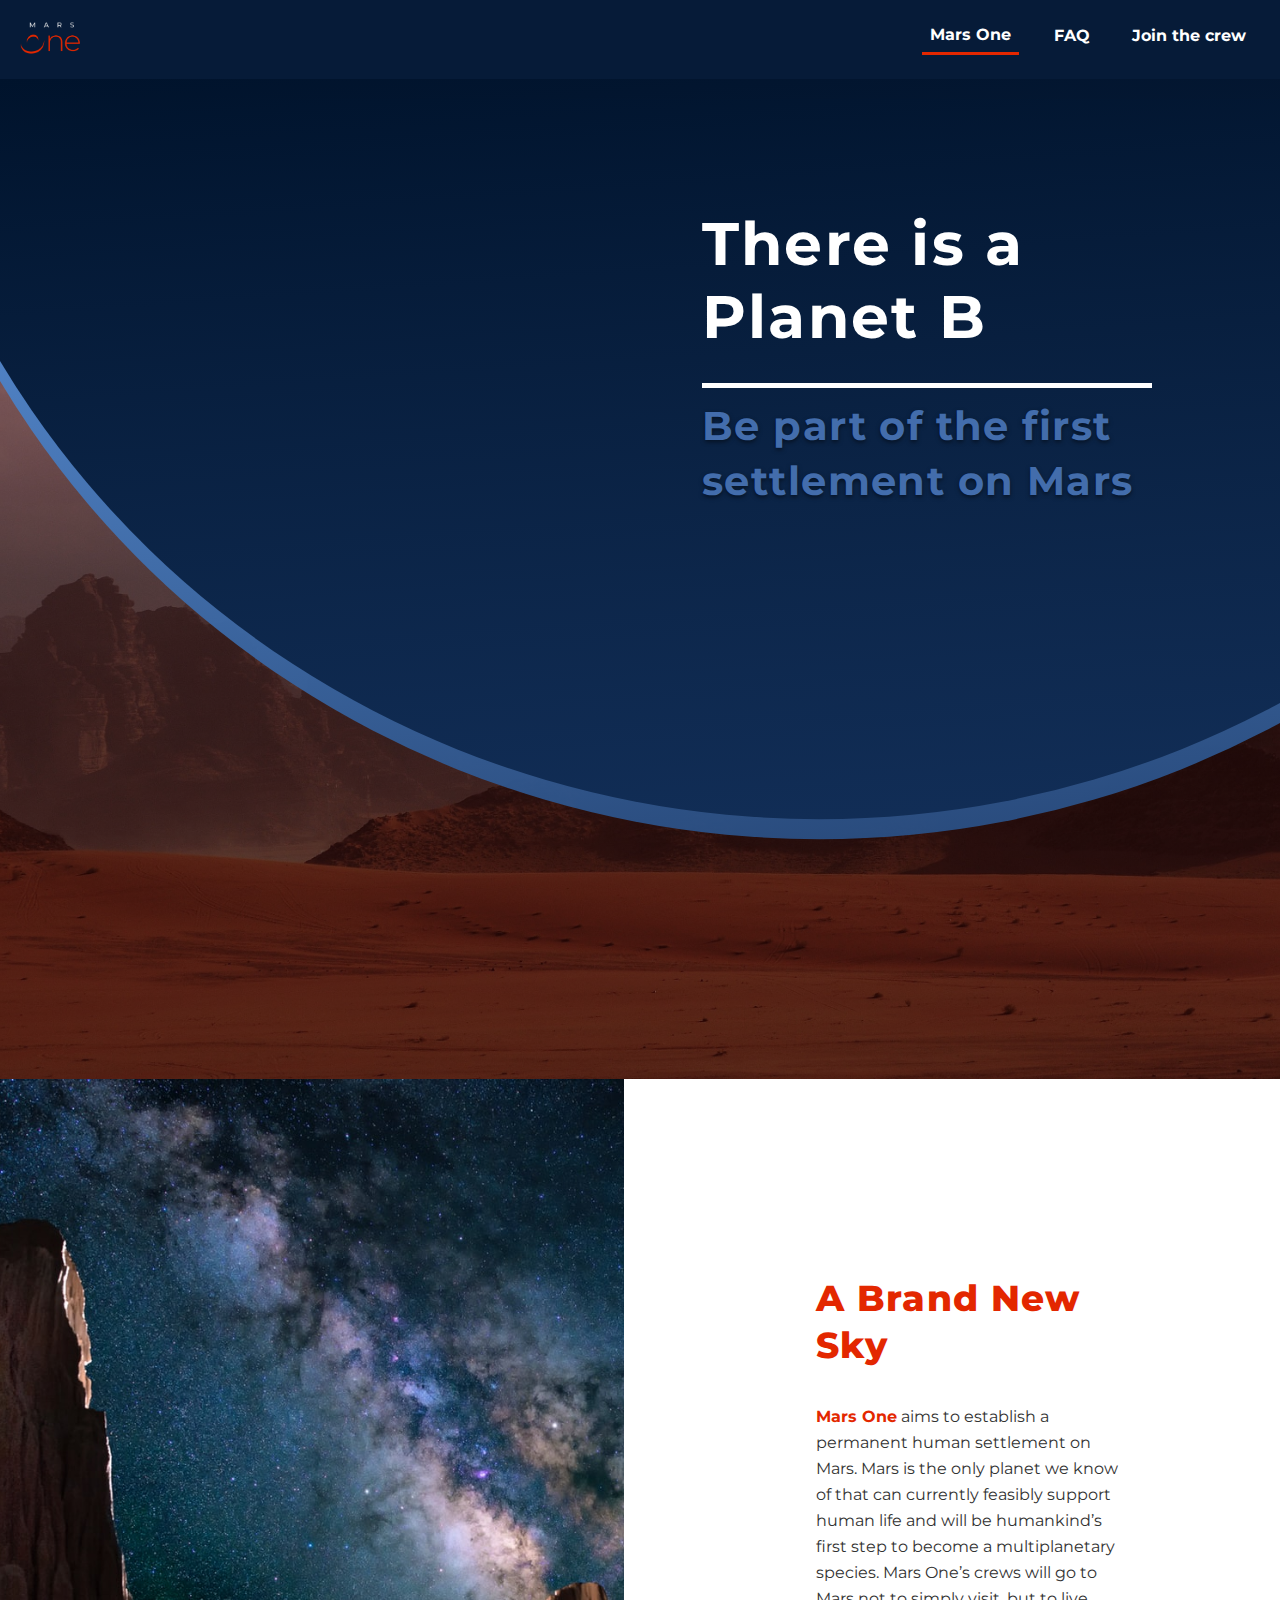
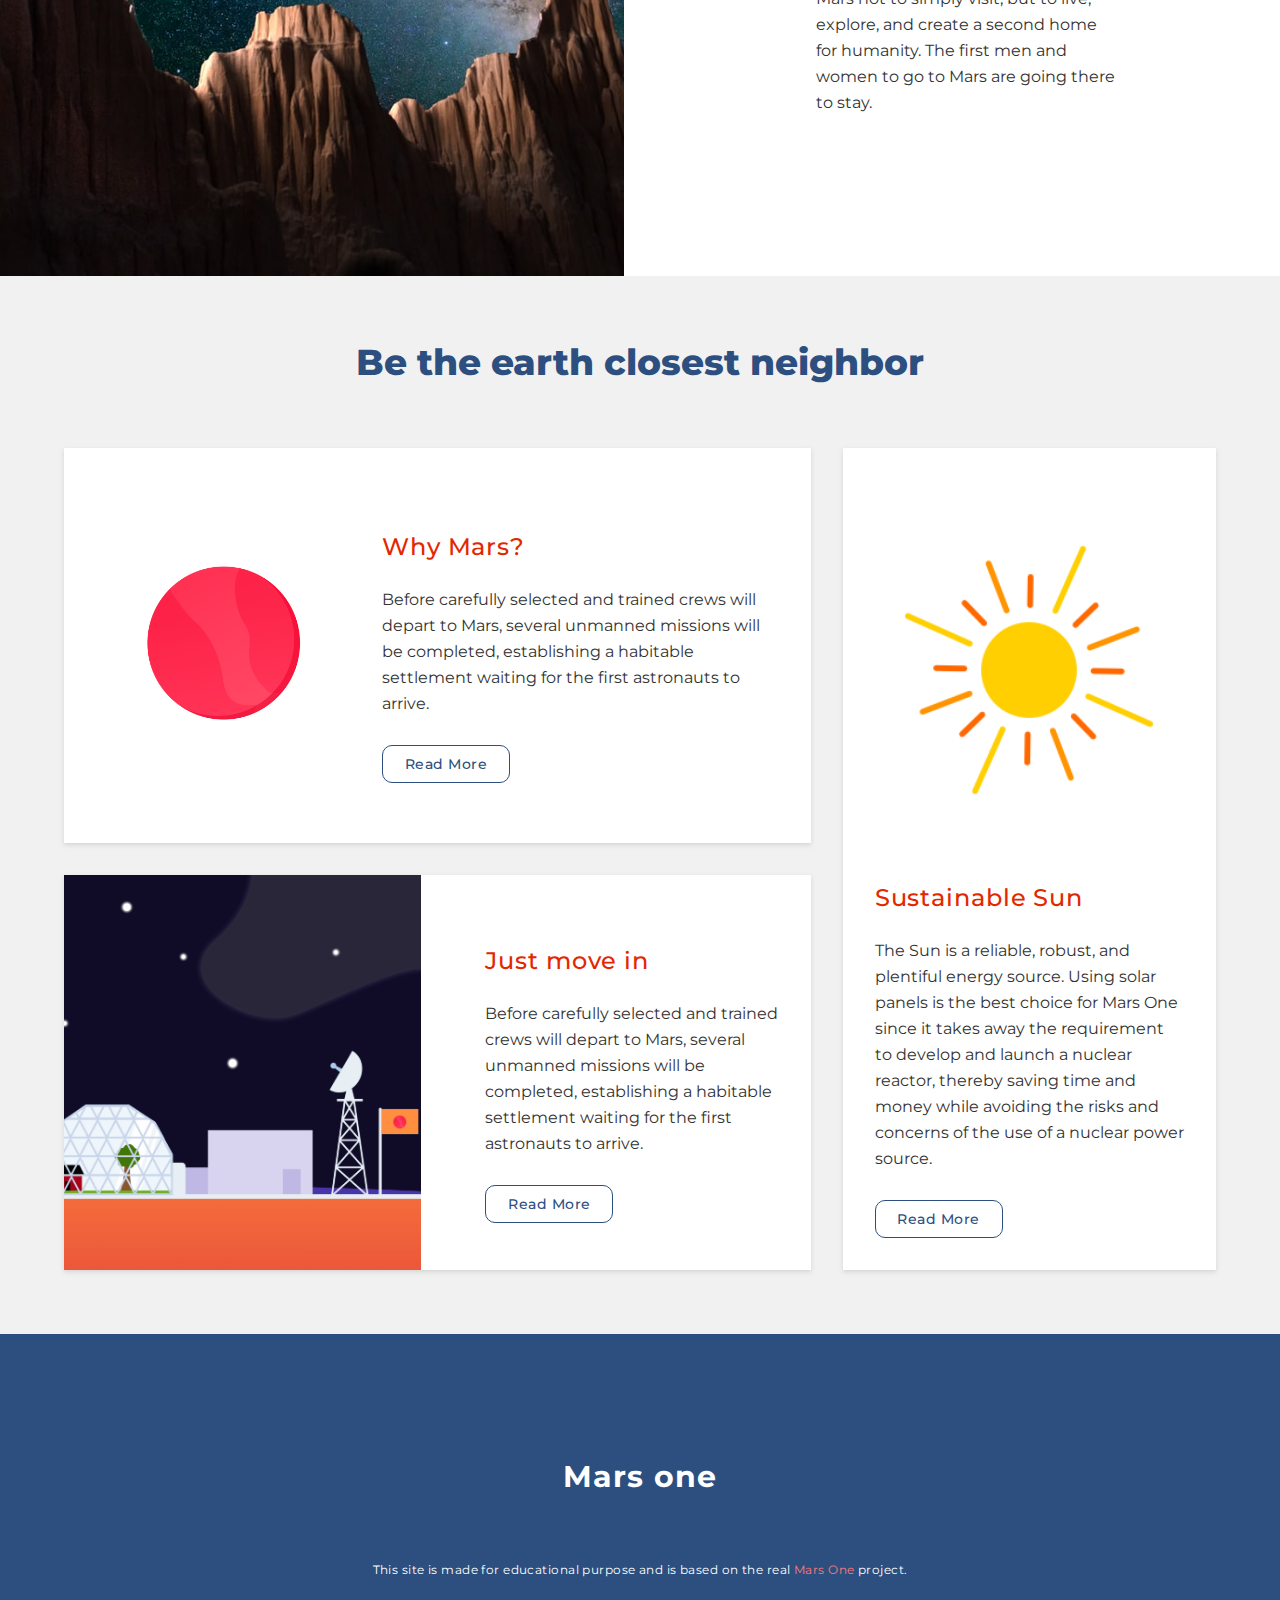
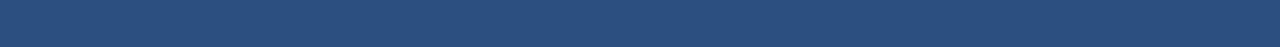
<file: index.html>
<!DOCTYPE html>
<html lang="en">
  <head>
    <meta charset="UTF-8" />
    <meta name="viewport" content="width=device-width, initial-scale=1.0" />
    <meta http-equiv="X-UA-Compatible" content="ie=edge" />
    <link rel="stylesheet" type="text/css" href="./styles/style.css" />
    <link
      href="https://fonts.googleapis.com/css?family=Montserrat:400,500,700,800|Poppins:400,700&display=swap"
      rel="stylesheet"
    />
    <title>Document</title>
  </head>

  <body>
    <nav>
      <div class="logo">
        <img src="./logo.png" alt="logo" />
      </div>
      <ul>
        <li class="active"><a href="./index.html">Mars One</a></li>
        <li><a href="./FAQ.html">FAQ</a></li>
        <li><a href="./contact.html">Join the crew</a></li>
      </ul>
    </nav>
    <header class="header home">
      <div class="header__wrapper home">
        <h1 class="header__header">There is a Planet B</h1>
        <p class="header__text">Be part of the first settlement on Mars</p>
      </div>
    </header>
    <main>
      <section>
        <div class="bigWrapper sky">
          <div class="bigTextBox">
            <h3>A Brand New Sky</h3>
            <p>
              <span class="dot">Mars One</span> aims to establish a permanent
              human settlement on Mars. Mars is the only planet we know of that
              can currently feasibly support human life and will be humankind’s
              first step to become a multiplanetary species. Mars One’s crews
              will go to Mars not to simply visit, but to live, explore, and
              create a second home for humanity. The first men and women to go
              to Mars are going there to stay.
            </p>
          </div>
          <div class="bigBoxPic">
            <img src="photo-1511798616182-aab3698ac53e.jpeg" alt="night sky" />
          </div>
        </div>
      </section>

      <section class="article__background">
        <h2>Be the earth closest neighbor</h2>

        <div class="article__wrapper">
          <article class="box__1">
            <div class="box__1__pic">
              <img src="./planet-red.png" alt="red planet" />
            </div>
            <div class="box__1__text">
              <h3>Why Mars?</h3>
              <p>
                Before carefully selected and trained crews will depart to Mars,
                several unmanned missions will be completed, establishing a
                habitable settlement waiting for the first astronauts to arrive.
              </p>
              <button>Read More</button>
            </div>
          </article>

          <article class="box__2">
            <div class="box__2__pic">
              <img src="./solar.png" alt="sun" />
            </div>
            <div class="box__2__text">
              <h3>Sustainable Sun</h3>
              <p>
                The Sun is a reliable, robust, and plentiful energy source.
                Using solar panels is the best choice for Mars One since it
                takes away the requirement to develop and launch a nuclear
                reactor, thereby saving time and money while avoiding the risks
                and concerns of the use of a nuclear power source.
              </p>
              <button>Read More</button>
            </div>
          </article>

          <article class="box__3">
            <div class="box__3__pic">
              <img src="./base.jpg" alt="figure" />
            </div>
            <div class="box__3__text">
              <h3>Just move in</h3>
              <p>
                Before carefully selected and trained crews will depart to Mars,
                several unmanned missions will be completed, establishing a
                habitable settlement waiting for the first astronauts to arrive.
              </p>
              <button>Read More</button>
            </div>
          </article>
        </div>
      </section>
    </main>
    <footer>
      <h3>Mars one</h3>
      <p>
        This site is made for educational purpose and is based on the real
        <span class="mars">Mars One</span> project.
      </p>
    </footer>
  </body>
</html>
</file>
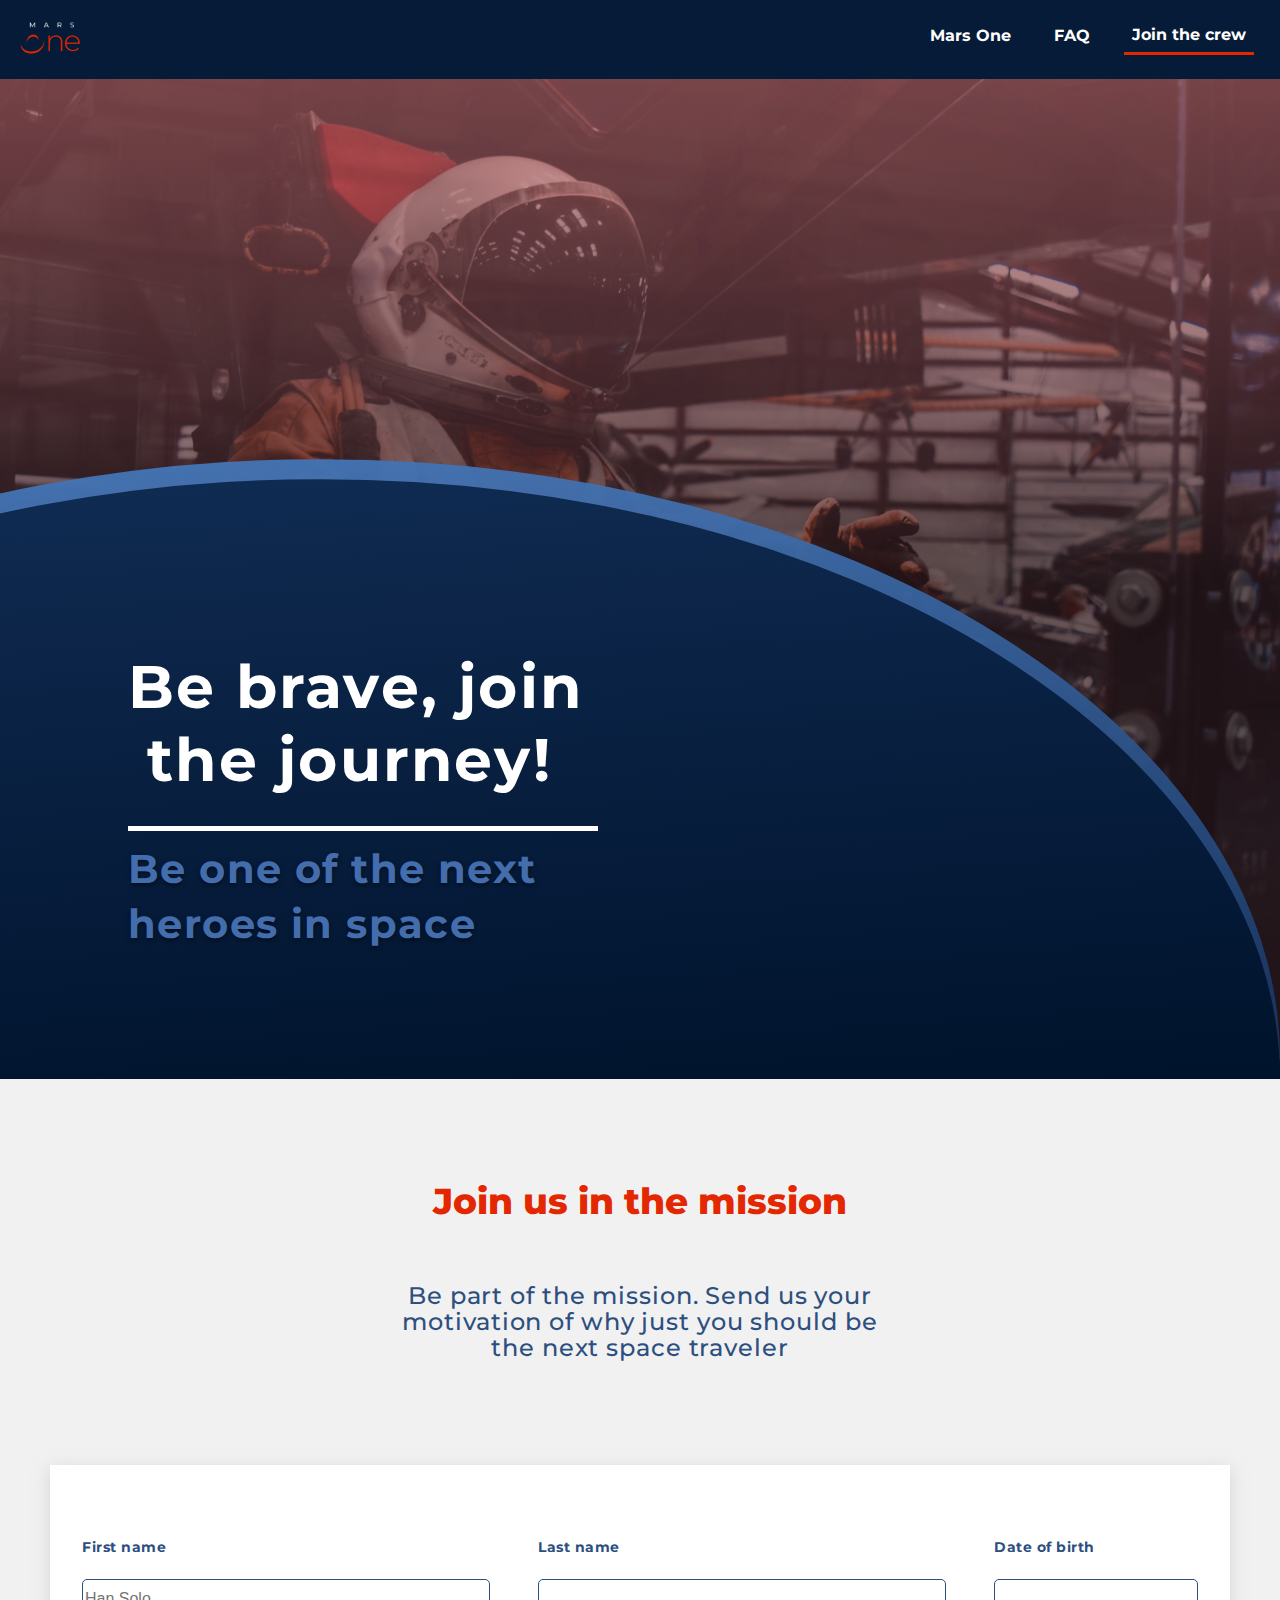
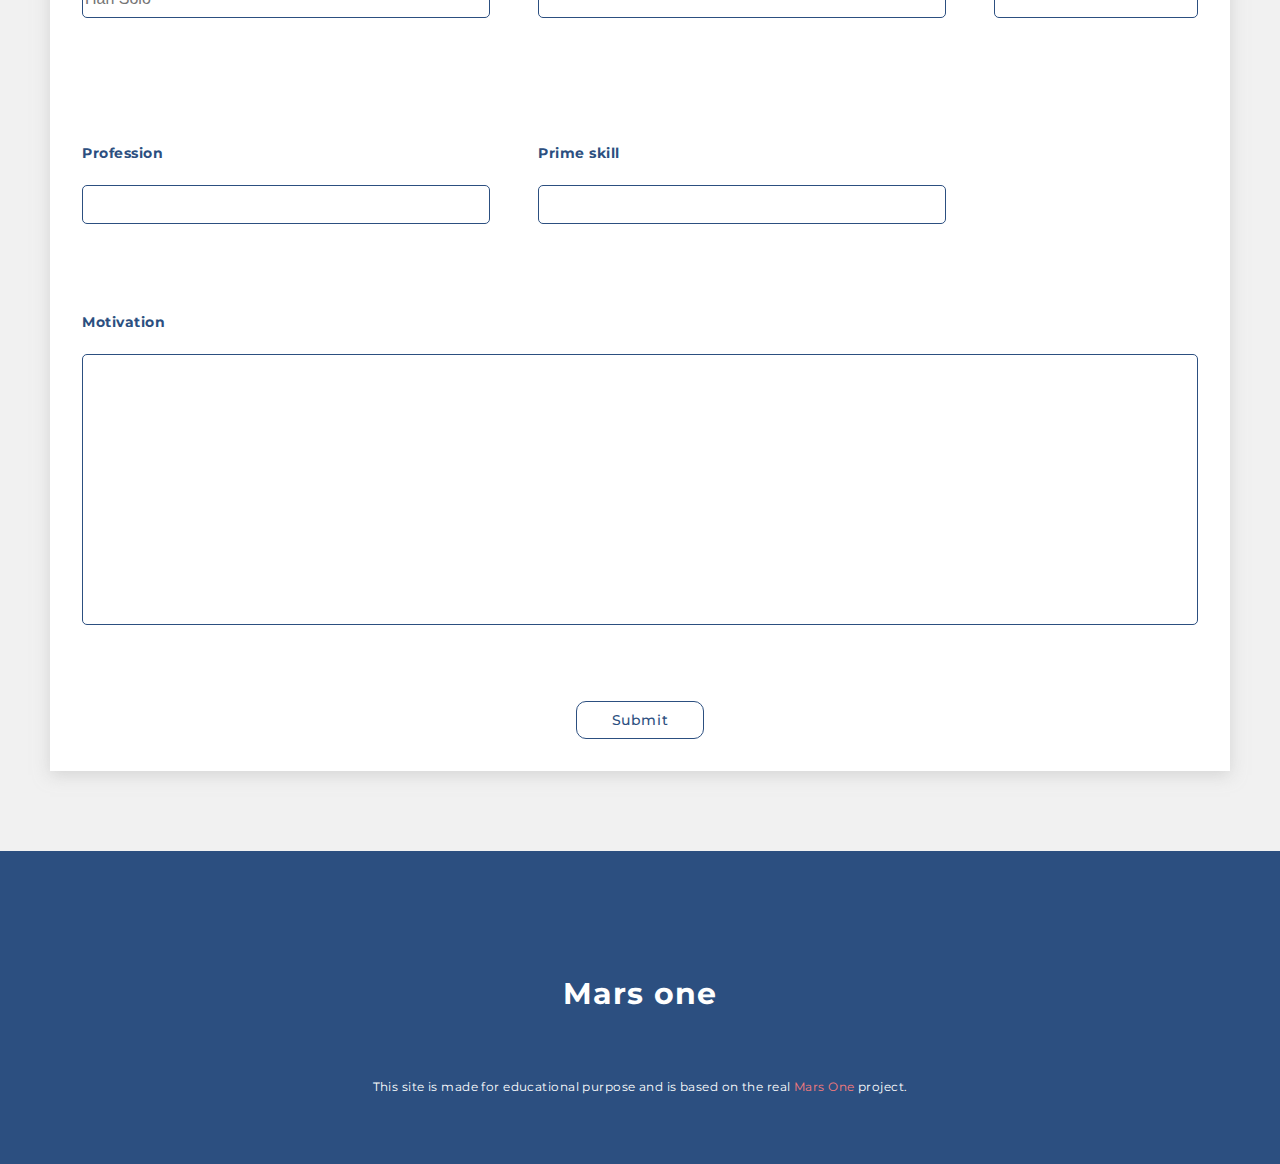
<file: contact.html>
<!DOCTYPE html>
<html lang="en">
  <head>
    <meta charset="UTF-8" />
    <meta name="viewport" content="width=device-width, initial-scale=1.0" />
    <meta http-equiv="X-UA-Compatible" content="ie=edge" />
    <link rel="stylesheet" type="text/css" href="./styles/style.css" />
    <link
      href="https://fonts.googleapis.com/css?family=Montserrat:400,500,700,800|Poppins:400,700&display=swap"
      rel="stylesheet"
    />
    <title>Document</title>
  </head>
  <body>
    <nav>
      <div class="logo">
        <img src="./logo.png" alt="logo" />
      </div>
      <ul>
        <li><a href="./index.html">Mars One</a></li>
        <li><a href="./FAQ.html">FAQ</a></li>
        <li class="active"><a href="./contact.html">Join the crew</a></li>
      </ul>
    </nav>

    <header class="header contact">
      <div class="header__wrapper contact">
        <h1 class="header__header">Be brave, join  the journey!</h1>
        <p class="header__text">Be one of the next heroes in space</p>
      </div>
    </header>
    <main>
      <section class="info__wrapper">
        <h2 class="info__header">Join us in the mission</h2>
        <p class="info__text">
          Be part of the mission. Send us your motivation of why just you should
          be the next space traveler
        </p>
        <form class="form" action="https://formspree.io/mdooolea" method="POST">
          <label class="f-name" for="name">
            <p class="msg__text">First name</p>
            <br />
            <input
              class="msg__box"
              placeholder="Han Solo"
              type="text"
              name="first
            name"
            />
          </label>
          <label for="name">
            <p class="msg__text">Last name</p>
            <br />
            <input
              class="msg__box"
              type="text"
              name="first
            name"
            />
          </label>
          <label class="Dob" for="name">
            <p class="msg__text">Date of birth</p>
            <br />
            <input
              class="msg__box"
              type="text"
              name="first
            name"
            />
          </label>
          <label class="pro" for="name">
            <p class="msg__text">Profession</p>
            <br />
            <input
              class="msg__box"
              type="text"
              name="first
            name"
            />
          </label>
          <label class="skill" for="name">
            <p class="msg__text">Prime skill</p>
            <br />
            <input
              class="msg__box"
              type="text"
              name="first
            name"
            />
          </label>
          <br />
          <label class="msg" for="message">
            <p class="msg__text">Motivation</p>
            <br />
            <input
              class="msg__box big"
              type="text"
              name="first
            name"
            />
          </label>
          <button class="btn">Submit</button>
        </form>
      </section>
    </main>
    <footer>
      <h3>Mars one</h3>
      <p>
        This site is made for educational purpose and is based on the real
        <span class="mars">Mars One</span> project.
      </p>
    </footer>
  </body>
</html>
</file>
<file: styles/style.css>
* {
  -webkit-box-sizing: border-box;
          box-sizing: border-box;
  margin: 0;
}

body {
  font-family: montserrat;
  background-color: #f1f1f1;
}

p {
  color: #323232;
  line-height: 26px;
  letter-spacing: 0, 66px;
}

.mars {
  color: #f97c7c;
}

.dot {
  color: #e32700;
  font-weight: bold;
}

h3 {
  font-family: Montserrat;
  font-size: 24px;
  font-weight: 500;
  font-stretch: normal;
  font-style: normal;
  line-height: 1.29;
  letter-spacing: 0.89px;
  color: #e32700;
  margin-bottom: 1em;
  margin-top: 1em;
}

button {
  margin-top: 2em;
  width: 128px;
  height: 38px;
  border-radius: 10px;
  border: solid 1px #2c4f80;
  background: none;
  font-family: Montserrat;
  font-size: 14px;
  font-weight: 500;
  color: #2c4f80;
  letter-spacing: 0.52px;
}

.active {
  border-bottom: 3px solid #e32700;
}

nav {
  display: -webkit-box;
  display: -ms-flexbox;
  display: flex;
  -webkit-box-orient: vertical;
  -webkit-box-direction: normal;
      -ms-flex-direction: column;
          flex-direction: column;
  background-color: #061b38;
  width: 100%;
  -webkit-box-pack: center;
      -ms-flex-pack: center;
          justify-content: center;
  -webkit-box-align: center;
      -ms-flex-align: center;
          align-items: center;
}

@media (min-width: 1000px) {
  nav {
    -webkit-box-orient: horizontal;
    -webkit-box-direction: normal;
        -ms-flex-direction: row;
            flex-direction: row;
    -webkit-box-pack: justify;
        -ms-flex-pack: justify;
            justify-content: space-between;
    margin-bottom: 0;
  }
}

@media (min-width: 1000px) {
  nav ul {
    width: 30vw;
  }
}

nav ul li {
  padding-bottom: 0.5em;
}

.logo img {
  height: 100%;
  width: 100%;
  -o-object-fit: contain;
     object-fit: contain;
  max-width: 70px;
  margin: 1em;
}

nav ul {
  display: -webkit-box;
  display: -ms-flexbox;
  display: flex;
  list-style: none;
  -webkit-box-pack: space-evenly;
      -ms-flex-pack: space-evenly;
          justify-content: space-evenly;
  -webkit-box-align: center;
      -ms-flex-align: center;
          align-items: center;
  margin-bottom: 1em;
  margin-top: 1em;
  padding: 0;
}

nav ul li a {
  text-decoration: none;
  padding: 0;
  font-weight: bold;
  font-size: 16px;
  color: white;
  -webkit-box-pack: center;
      -ms-flex-pack: center;
          justify-content: center;
  -ms-flex-item-align: center;
      -ms-grid-row-align: center;
      align-self: center;
  -webkit-transition: 500ms;
  transition: 500ms;
  margin: 0.5em;
}

.header {
  display: -ms-grid;
  display: grid;
  -ms-grid-rows: 1fr;
  -ms-grid-columns: 1fr;
      grid-template: 1fr/1fr;
  background-size: cover;
  background-position: center;
  max-width: 100vw;
  max-height: 100vh;
  min-height: 100vw;
}

.header.home {
  background-image: -webkit-gradient(linear, left top, left bottom, from(#c155558e), color-stop(50%, #2402029a)), url("../hero-1.jpg");
  background-image: linear-gradient(to bottom, #c155558e, #2402029a 50%), url("../hero-1.jpg");
}

.header.faq {
  background-image: -webkit-gradient(linear, left top, left bottom, from(#c155558e), color-stop(50%, #2402029a)), url("../hero-2.jpg");
  background-image: linear-gradient(to bottom, #c155558e, #2402029a 50%), url("../hero-2.jpg");
}

.header.contact {
  background-image: -webkit-gradient(linear, left top, left bottom, from(#c155558e), color-stop(50%, #2402029a)), url("../hero-3.jpg");
  background-image: linear-gradient(to bottom, #c155558e, #2402029a 50%), url("../hero-3.jpg");
}

@media (min-width: 1000px) {
  .header {
    min-height: 1000px;
    -webkit-box-pack: start;
        -ms-flex-pack: start;
            justify-content: flex-start;
    -webkit-box-align: end;
        -ms-flex-align: end;
            align-items: flex-end;
  }
}

.header__wrapper {
  display: -webkit-box;
  display: -ms-flexbox;
  display: flex;
  -webkit-box-orient: vertical;
  -webkit-box-direction: normal;
      -ms-flex-direction: column;
          flex-direction: column;
  justify-self: center;
  -ms-flex-item-align: start;
      align-self: start;
  margin: 10vw;
  z-index: 1;
  -ms-grid-row: 1;
  -ms-grid-column: 1;
  grid-area: 1/1;
}

.header__wrapper.home {
  max-width: 450px;
}

@media (min-width: 700px) {
  .header__wrapper.home {
    -ms-grid-column-align: end;
        justify-self: end;
  }
}

.header__wrapper.faq {
  max-width: 520px;
}

@media (min-width: 700px) {
  .header__wrapper.faq {
    -ms-grid-column-align: end;
        justify-self: end;
  }
}

.header__wrapper.contact {
  -ms-flex-item-align: end;
      -ms-grid-row-align: end;
      align-self: end;
  max-width: 470px;
}

@media (min-width: 700px) {
  .header__wrapper.contact {
    -ms-grid-column-align: start;
        justify-self: start;
    -ms-flex-item-align: end;
        -ms-grid-row-align: end;
        align-self: end;
  }
}

.header__wrapper .header__header {
  text-align: center;
  color: white;
  font-family: montserrat;
  font-size: 40px;
  letter-spacing: 2.22px;
}

@media (min-width: 700px) {
  .header__wrapper .header__header {
    font-size: 60px;
    text-align: start;
  }
}

.header__wrapper .header__header::after {
  content: "";
  display: block;
  width: 100%;
  height: 5px;
  background-color: white;
  margin-top: 30px;
  margin-bottom: 10px;
}

.header__wrapper p {
  padding-top: 0;
  color: #436dac;
  text-shadow: 0 2px 4px rgba(0, 0, 0, 0.5);
  font-weight: bold;
  font-family: montserrat;
  font-size: 30px;
  letter-spacing: 1px;
  line-height: 45px;
  text-align: center;
}

@media (min-width: 700px) {
  .header__wrapper p {
    font-size: 40px;
    max-width: 594px;
    letter-spacing: 1.42px;
    line-height: 55px;
    text-align: start;
  }
}

.article__background {
  display: -ms-grid;
  display: grid;
  background-color: #f1f1f1;
}

h2 {
  font-weight: 800;
  color: #2c4f80;
  letter-spacing: 1, 33px;
  font-size: 36px;
  text-align: center;
  padding-top: 5%;
}

.article__wrapper {
  display: -ms-grid;
  display: grid;
  gap: 2em;
  padding: 5%;
}

@media (min-width: 1000px) {
  .article__wrapper {
    -ms-flex-item-align: center;
        -ms-grid-row-align: center;
        align-self: center;
    -ms-grid-column-align: center;
        justify-self: center;
    -ms-grid-columns: 2fr 1fr;
        grid-template-columns: 2fr 1fr;
    -ms-grid-rows: 1fr 1fr;
        grid-template-rows: 1fr 1fr;
    gap: 2em;
    max-width: 1600px;
  }
}

.box__1 {
  display: -webkit-box;
  display: -ms-flexbox;
  display: flex;
  -webkit-box-orient: vertical;
  -webkit-box-direction: normal;
      -ms-flex-direction: column;
          flex-direction: column;
  place-self: center;
  background-color: white;
  -webkit-box-shadow: 0 2px 4px 0 rgba(185, 185, 185, 0.5);
          box-shadow: 0 2px 4px 0 rgba(185, 185, 185, 0.5);
  color: black;
  padding: 2em;
  height: 100%;
  width: 100%;
}

@media (min-width: 1000px) {
  .box__1 {
    -webkit-box-orient: horizontal;
    -webkit-box-direction: normal;
        -ms-flex-direction: row;
            flex-direction: row;
    text-align: start;
  }
}

.box__1__pic {
  max-width: 158px;
  margin: 3em;
  -ms-flex-item-align: center;
      -ms-grid-row-align: center;
      align-self: center;
}

.box__1__pic img {
  -o-object-fit: contain;
     object-fit: contain;
  height: 100%;
  width: 100%;
}

.box__1__text {
  place-self: center;
  margin-left: 2em;
}

.box__2 {
  grid-row: span 2;
  display: -ms-grid;
  display: grid;
  -ms-grid-rows: 1fr 1fr;
      grid-template-rows: 1fr 1fr;
  padding: 2em;
  -webkit-box-pack: center;
      -ms-flex-pack: center;
          justify-content: center;
  -ms-flex-line-pack: center;
      align-content: center;
  color: black;
  background-color: white;
  -webkit-box-shadow: 0 2px 4px 0 rgba(185, 185, 185, 0.5);
          box-shadow: 0 2px 4px 0 rgba(185, 185, 185, 0.5);
}

.box__2__pic {
  display: -webkit-box;
  display: -ms-flexbox;
  display: flex;
  -webkit-box-pack: center;
      -ms-flex-pack: center;
          justify-content: center;
}

.box__2__pic img {
  -o-object-fit: contain;
     object-fit: contain;
  height: 100%;
  max-width: 250px;
}

.box__3 {
  display: -ms-grid;
  display: grid;
  gap: 2em;
  background-color: white;
  -webkit-box-shadow: 0 2px 4px 0 rgba(185, 185, 185, 0.5);
          box-shadow: 0 2px 4px 0 rgba(185, 185, 185, 0.5);
}

@media (min-width: 1000px) {
  .box__3 {
    -ms-grid-columns: 1fr 1fr;
        grid-template-columns: 1fr 1fr;
  }
}

.box__3__pic {
  position: relative;
  height: 100%;
  width: 100%;
}

.box__3__pic img {
  -o-object-fit: cover;
     object-fit: cover;
  height: 100%;
  width: 100%;
}

.box__3__text {
  place-self: center;
  margin: 2em;
}

.bigWrapper {
  display: -ms-grid;
  display: grid;
  gap: 2em;
  background-color: white;
}

@media (min-width: 1000px) {
  .bigWrapper.sky {
    -ms-grid-columns: 1fr 1fr;
        grid-template-columns: 1fr 1fr;
  }
}

@media (min-width: 1000px) {
  .bigWrapper.planets {
    -ms-grid-columns: 1fr 1fr 1fr;
        grid-template-columns: 1fr 1fr 1fr;
  }
}

.bigBoxPic {
  height: 100%;
  width: 100%;
}

.bigBoxPic img {
  -o-object-fit: cover;
     object-fit: cover;
  height: 100%;
  width: 100%;
}

.bigTextBox {
  display: -webkit-box;
  display: -ms-flexbox;
  display: flex;
  -webkit-box-orient: vertical;
  -webkit-box-direction: normal;
      -ms-flex-direction: column;
          flex-direction: column;
  place-self: center;
  text-align: start;
  padding: 2em;
  color: black;
}

.bigTextBox h3 {
  margin-bottom: 1em;
  color: #e32700;
  font-size: 36px;
  font-family: montserrat;
  letter-spacing: 1.33px;
  font-weight: 800;
}

@media (min-width: 1000px) {
  .bigTextBox {
    -webkit-box-ordinal-group: 2;
        -ms-flex-order: 1;
            order: 1;
    padding: 10em;
  }
}

.planet {
  display: -webkit-box;
  display: -ms-flexbox;
  display: flex;
  -webkit-box-orient: vertical;
  -webkit-box-direction: normal;
      -ms-flex-direction: column;
          flex-direction: column;
  -webkit-box-pack: center;
      -ms-flex-pack: center;
          justify-content: center;
  -webkit-box-align: center;
      -ms-flex-align: center;
          align-items: center;
  padding-bottom: 10%;
  height: 100%;
  width: 100%;
  grid-column: span 2;
  background-image: radial-gradient(circle at 50% 39%, #072142, #00132c 101%);
}

@media (min-width: 1000px) {
  .planet {
    grid-column: span 1;
  }
}

.smallPlanet {
  height: 30px;
  width: 30px;
  margin: 10%;
}

.sun {
  height: 48px;
  width: 48px;
  margin-top: 10%;
}

.planet__text {
  color: black;
  background-color: white;
  padding: 2em;
  grid-column: span 2;
}

@media (min-width: 1000px) {
  .planet__text {
    padding: 4em;
  }
}

footer {
  display: -webkit-box;
  display: -ms-flexbox;
  display: flex;
  padding: 5%;
  margin: 0;
  background-color: #2c4f80;
  -webkit-box-pack: center;
      -ms-flex-pack: center;
          justify-content: center;
  -webkit-box-orient: vertical;
  -webkit-box-direction: normal;
      -ms-flex-direction: column;
          flex-direction: column;
  -webkit-box-align: center;
      -ms-flex-align: center;
          align-items: center;
  list-style-type: none;
}

footer h3 {
  font-weight: bold;
  font-size: 30px;
  color: white;
  padding: 1em;
  letter-spacing: 1.11px;
}

footer p {
  color: #ffffff;
  font-size: 12px;
  letter-spacing: 0.44px;
  text-align: center;
}

@media (min-width: 1000px) {
  .artFaq {
    -ms-grid-columns: 1fr 2fr;
        grid-template-columns: 1fr 2fr;
    max-width: none;
    padding-left: 0;
    padding-right: 0;
  }
}

.faq__box__1 {
  grid-row: span 2;
  display: -webkit-box;
  display: -ms-flexbox;
  display: flex;
  -webkit-box-orient: vertical;
  -webkit-box-direction: normal;
      -ms-flex-direction: column;
          flex-direction: column;
  -webkit-box-pack: center;
      -ms-flex-pack: center;
          justify-content: center;
  -ms-flex-line-pack: center;
      align-content: center;
  color: black;
  background-color: white;
  padding: 2em;
  -webkit-box-shadow: 0 2px 4px 0 rgba(185, 185, 185, 0.5);
          box-shadow: 0 2px 4px 0 rgba(185, 185, 185, 0.5);
}

@media (min-width: 1000px) {
  .faq__box__1 {
    padding: 4em;
  }
}

.faq__box__2 {
  display: -webkit-box;
  display: -ms-flexbox;
  display: flex;
  -webkit-box-orient: vertical;
  -webkit-box-direction: normal;
      -ms-flex-direction: column;
          flex-direction: column;
  -webkit-box-pack: center;
      -ms-flex-pack: center;
          justify-content: center;
  -ms-flex-line-pack: center;
      align-content: center;
  color: black;
  background-color: white;
  padding: 2em;
  -webkit-box-shadow: 0 2px 4px 0 rgba(185, 185, 185, 0.5);
          box-shadow: 0 2px 4px 0 rgba(185, 185, 185, 0.5);
}

@media (min-width: 1000px) {
  .faq__box__2 {
    padding: 4em;
  }
}

.faq__box__3 {
  display: -ms-grid;
  display: grid;
  gap: 2em;
  background-color: white;
  -webkit-box-shadow: 0 2px 4px 0 rgba(185, 185, 185, 0.5);
          box-shadow: 0 2px 4px 0 rgba(185, 185, 185, 0.5);
}

@media (min-width: 1000px) {
  .faq__box__3 {
    -ms-grid-columns: 1fr 1fr;
        grid-template-columns: 1fr 1fr;
  }
}

.faq__box__3__text {
  text-align: start;
  -ms-flex-item-align: center;
      -ms-grid-row-align: center;
      align-self: center;
  padding: 2em;
  color: black;
}

@media (min-width: 1000px) {
  .faq__box__3__text {
    padding: 4em;
  }
}

.faq__box__3__pic {
  -webkit-box-ordinal-group: 2;
      -ms-flex-order: 1;
          order: 1;
}

.faq__box__3__pic img {
  -o-object-fit: cover;
     object-fit: cover;
  height: 100%;
  width: 100%;
}

.dangerList {
  line-height: 1.75;
  color: #e32700;
  font-weight: 500;
  letter-spacing: 0.59px;
  padding-left: 1em;
}

.dlist {
  color: black;
  padding-left: 2em;
}

.form {
  display: -webkit-box;
  display: -ms-flexbox;
  display: flex;
  -webkit-box-orient: vertical;
  -webkit-box-direction: normal;
      -ms-flex-direction: column;
          flex-direction: column;
  margin-top: 5em;
  padding: 2em;
  gap: 3em;
  width: 100%;
  background: #ffffff;
  -webkit-box-align: center;
      -ms-flex-align: center;
          align-items: center;
  justify-self: center;
  -webkit-box-shadow: 0 4px 15px 0 rgba(185, 185, 185, 0.5);
          box-shadow: 0 4px 15px 0 rgba(185, 185, 185, 0.5);
}

@media (min-width: 550px) {
  .form {
    display: -ms-grid;
    display: grid;
    -ms-grid-columns: 2fr 2fr 1fr;
        grid-template-columns: 2fr 2fr 1fr;
    -ms-grid-rows: 1fr 1fr 2fr;
        grid-template-rows: 1fr 1fr 2fr;
    max-width: 1180px;
    margin: 5em;
  }
}

.form .f-name {
  grid-area: "msg";
}

input {
  width: 90%;
}

.msg {
  grid-column: span 3;
}

.input__name {
  margin: 2em;
}

.msg__box {
  width: 100%;
  height: 39px;
  font-size: 16px;
  border-radius: 5px;
  border: solid 1px #2c4f80;
}

.msg__box.big {
  height: 271px;
}

.msg__text {
  color: #2c4f80;
  font-size: 14px;
  font-weight: bold;
  letter-spacing: 0.52px;
}

.btn {
  -ms-grid-column-align: center;
      justify-self: center;
  grid-column: span 3;
}

.info__wrapper {
  display: -webkit-box;
  display: -ms-flexbox;
  display: flex;
  -webkit-box-orient: vertical;
  -webkit-box-direction: normal;
      -ms-flex-direction: column;
          flex-direction: column;
  -webkit-box-align: center;
      -ms-flex-align: center;
          align-items: center;
}

.info__header {
  color: #e32700;
  margin: 1em;
}

.info__text {
  font-size: 24px;
  font-weight: 500;
  letter-spacing: 0.89px;
  color: #2c4f80;
  max-width: 500px;
  text-align: center;
  margin: 1em;
}

label {
  width: 100%;
}

.header.faq::before,
.header.faq::after,
.header.home::before,
.header.home::after {
  -ms-grid-row: 1;
  -ms-grid-column: 1;
  grid-area: 1/1;
  content: "";
  display: block;
  width: 100%;
  height: 100%;
  -webkit-clip-path: ellipse(98% 93% at 50% -18%);
          clip-path: ellipse(98% 93% at 50% -18%);
  background-image: linear-gradient(176deg, #00132c 0%, rgba(21, 52, 98, 0.9) 100%);
}

@media (min-width: 700px) {
  .header.faq::before,
  .header.faq::after,
  .header.home::before,
  .header.home::after {
    -webkit-clip-path: ellipse(74% 92% at 64% -18%);
            clip-path: ellipse(74% 92% at 64% -18%);
  }
}

.header.faq::before,
.header.home::before {
  -webkit-transform: translateY(20px);
          transform: translateY(20px);
  background-image: linear-gradient(176deg, #5e98e2 0%, rgba(21, 52, 98, 0.9) 100%);
}

.header.contact::before,
.header.contact::after {
  -ms-grid-row: 1;
  -ms-grid-column: 1;
  grid-area: 1/1;
  content: "";
  display: block;
  width: 100%;
  height: 100%;
  -webkit-clip-path: ellipse(63% 60% at 49% 90%);
          clip-path: ellipse(63% 60% at 49% 90%);
  background-image: linear-gradient(176deg, rgba(21, 52, 98, 0.9) 0%, #00132c 100%);
}

@media (min-width: 700px) {
  .header.contact::before,
  .header.contact::after {
    -webkit-clip-path: ellipse(75% 60% at 25% 100%);
            clip-path: ellipse(75% 60% at 25% 100%);
  }
}

.header.contact::before {
  -webkit-transform: translateY(-20px);
          transform: translateY(-20px);
  background-image: linear-gradient(176deg, #5e98e2 0%, rgba(21, 52, 98, 0.9) 100%);
}

@media (min-width: 700px) {
  .header.contact::before {
    -webkit-clip-path: ellipse(75% 60% at 25% 100%);
            clip-path: ellipse(75% 60% at 25% 100%);
  }
}
/*# sourceMappingURL=style.css.map */
</file>
